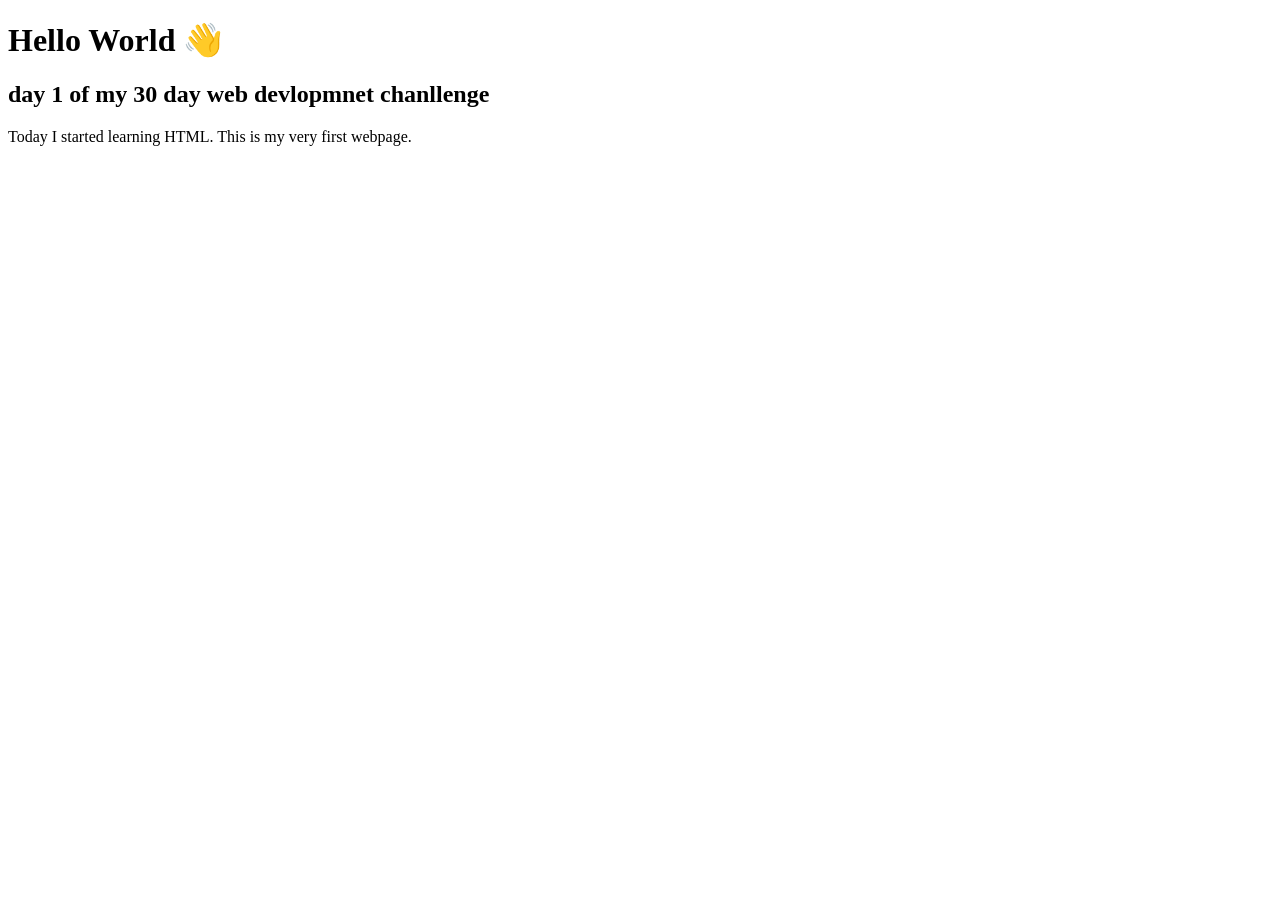
<file: DAY 1/index.html>
<!doctype html>
<html>
  <head>
    <title>Day 1 Challenge</title>
  </head>
  <body>
    <h1>Hello World 👋</h1>

    <h2>day 1 of my 30 day web devlopmnet chanllenge</h2>

    <p>Today I started learning HTML. This is my very first webpage.</p>
  </body>
</html>
</file>
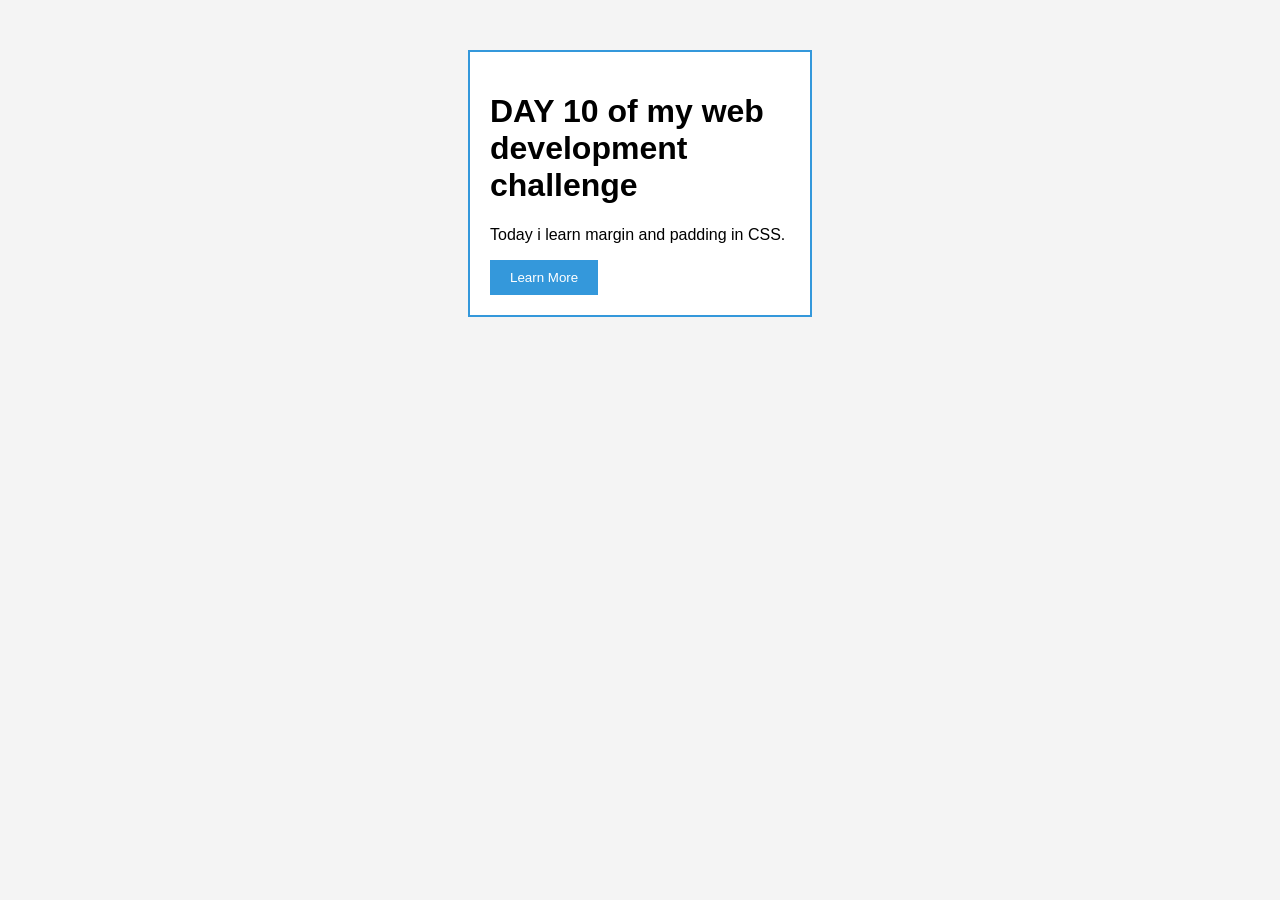
<file: DAY 10/index.html>
<!doctype html>
<html lang="en">
  <head>
    <meta charset="UTF-8" />
    <meta name="viewport" content="width=device-width, initial-scale=1.0" />
    <title>DAY 10 margin & padding</title>
    <link rel="stylesheet" href="style.css" />
  </head>
  <body>
    <div class="card">
      <h1>DAY 10 of my web development challenge</h1>
      <p>Today i learn margin and padding in CSS.</p>
      <button>Learn More</button>
    </div>
    <p></p>
  </body>
</html>
</file>
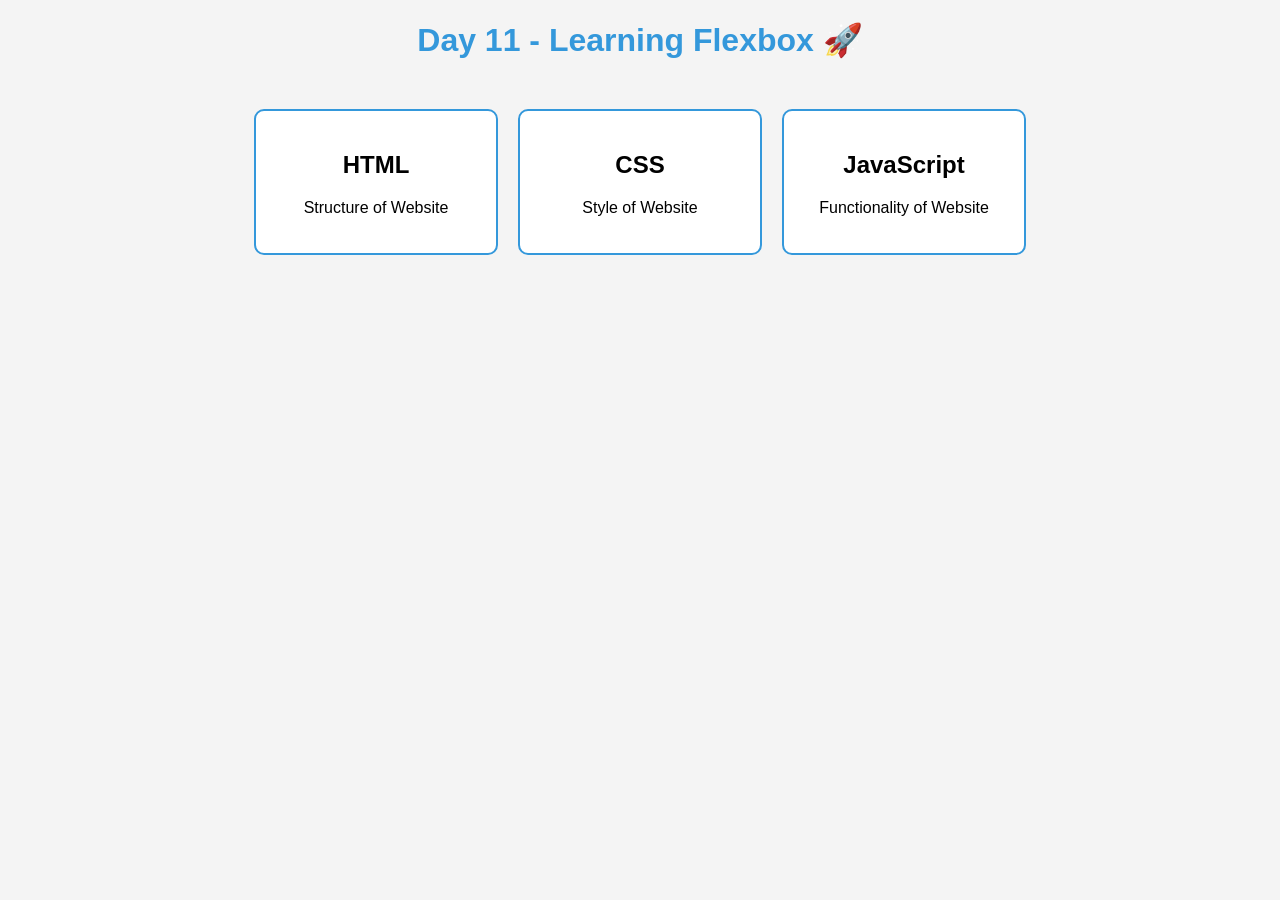
<file: DAY 11/index.html>
<!doctype html>
<html lang="en">
  <head>
    <meta charset="UTF-8" />
    <meta name="viewport" content="width=device-width, initial-scale=1.0" />
    <title>Day 11 Learning Flexbox</title>
    <link rel="stylesheet" href="style.css" />
  </head>
  <body>
    <h1>Day 11 - Learning Flexbox 🚀</h1>

    <div class="container">
      <div class="card">
        <h2>HTML</h2>
        <p>Structure of Website</p>
      </div>

      <div class="card">
        <h2>CSS</h2>
        <p>Style of Website</p>
      </div>

      <div class="card">
        <h2>JavaScript</h2>
        <p>Functionality of Website</p>
      </div>
    </div>
  </body>
</html>
</file>
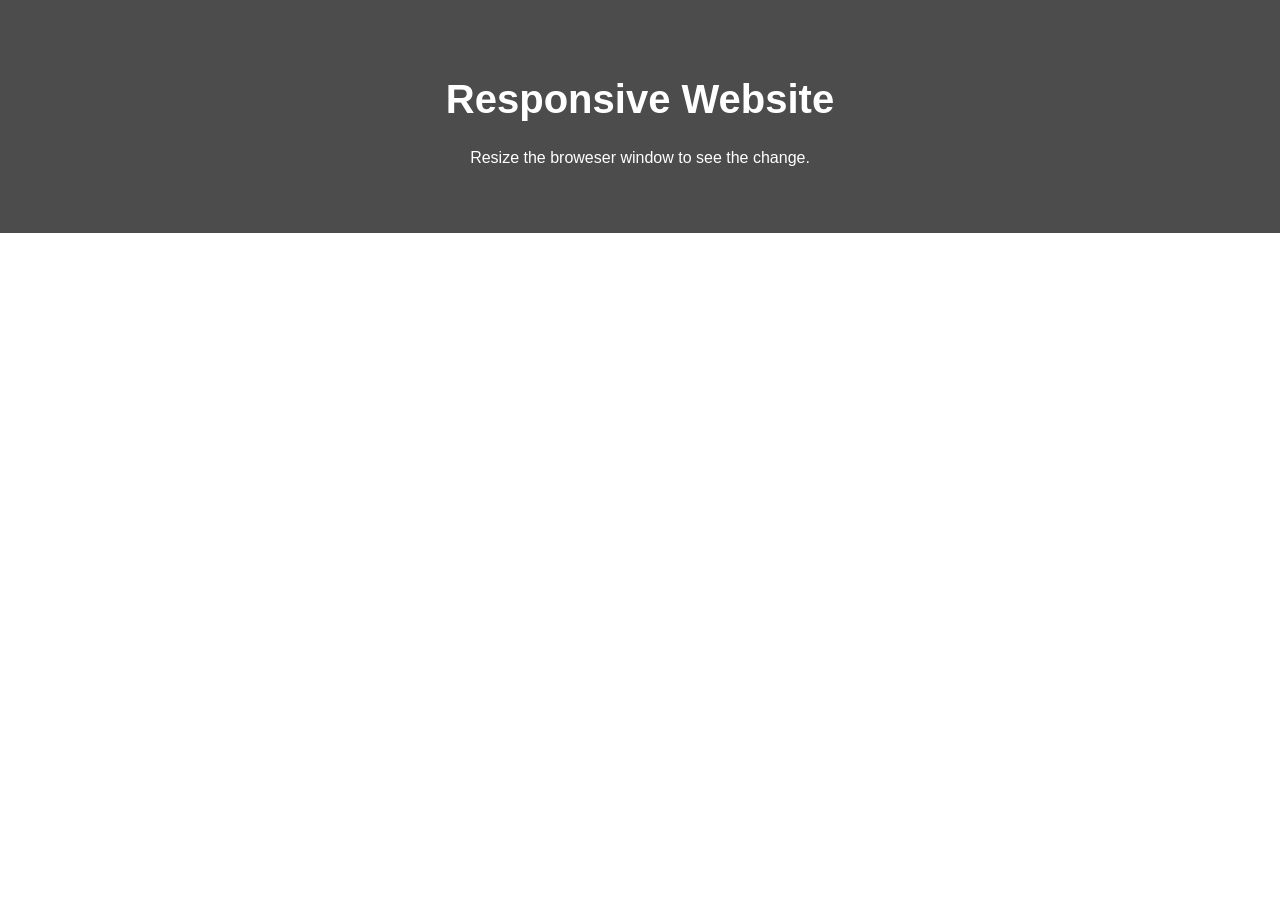
<file: DAY 12/index.html>
<!doctype html>
<html lang="en">
  <head>
    <meta charset="UTF-8" />
    <meta name="viewport" content="width=device-width, initial-scale=1.0" />
    <title>DAY 12 Media Quary</title>
    <link rel="stylesheet" href="style.css" />
  </head>
  <body>
    <div class="container">
      <h1>Responsive Website</h1>
      <p>Resize the broweser window to see the change.</p>
    </div>
  </body>
</html>
</file>
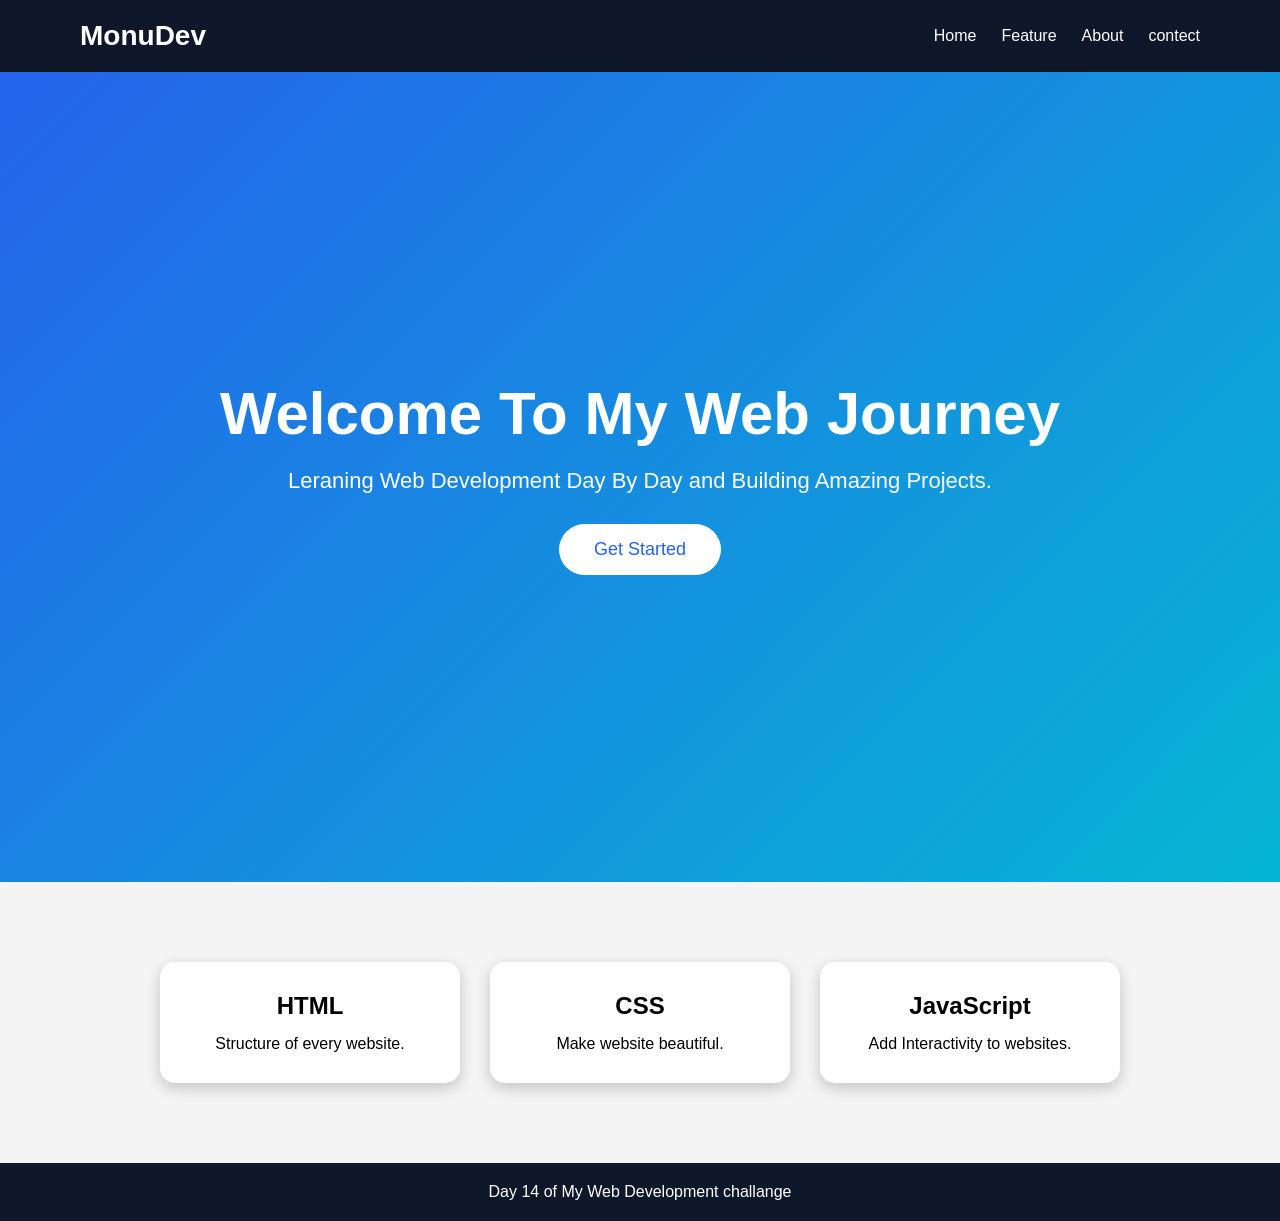
<file: DAY 14/index.html>
<!doctype html>
<html lang="en">
  <head>
    <meta charset="UTF-8" />
    <meta name="viewport" content="width=device-width, initial-scale=1.0" />
    <title>DAY 14 Landing Page</title>
    <link rel="stylesheet" href="style.css" />
  </head>
  <body>
    <nav>
      <div class="logo">MonuDev</div>
      <ul>
        <li><a href="#">Home</a></li>
        <li><a href="#">Feature</a></li>
        <li><a href="#">About</a></li>
        <li><a href="#">contect</a></li>
      </ul>
    </nav>
    <section class="hero">
      <h1>Welcome To My Web Journey</h1>
      <p>Leraning Web Development Day By Day and Building Amazing Projects.</p>
      <button class="btn">Get Started</button>
    </section>
    <section class="features">
      <div class="card">
        <h2>HTML</h2>
        <p>Structure of every website.</p>
      </div>
      <div class="card">
        <h2>CSS</h2>
        <p>Make website beautiful.</p>
      </div>
      <div class="card">
        <h2>JavaScript</h2>
        <p>Add Interactivity to websites.</p>
      </div>
    </section>
    <footer><p>Day 14 of My Web Development challange</p></footer>
  </body>
</html>
</file>
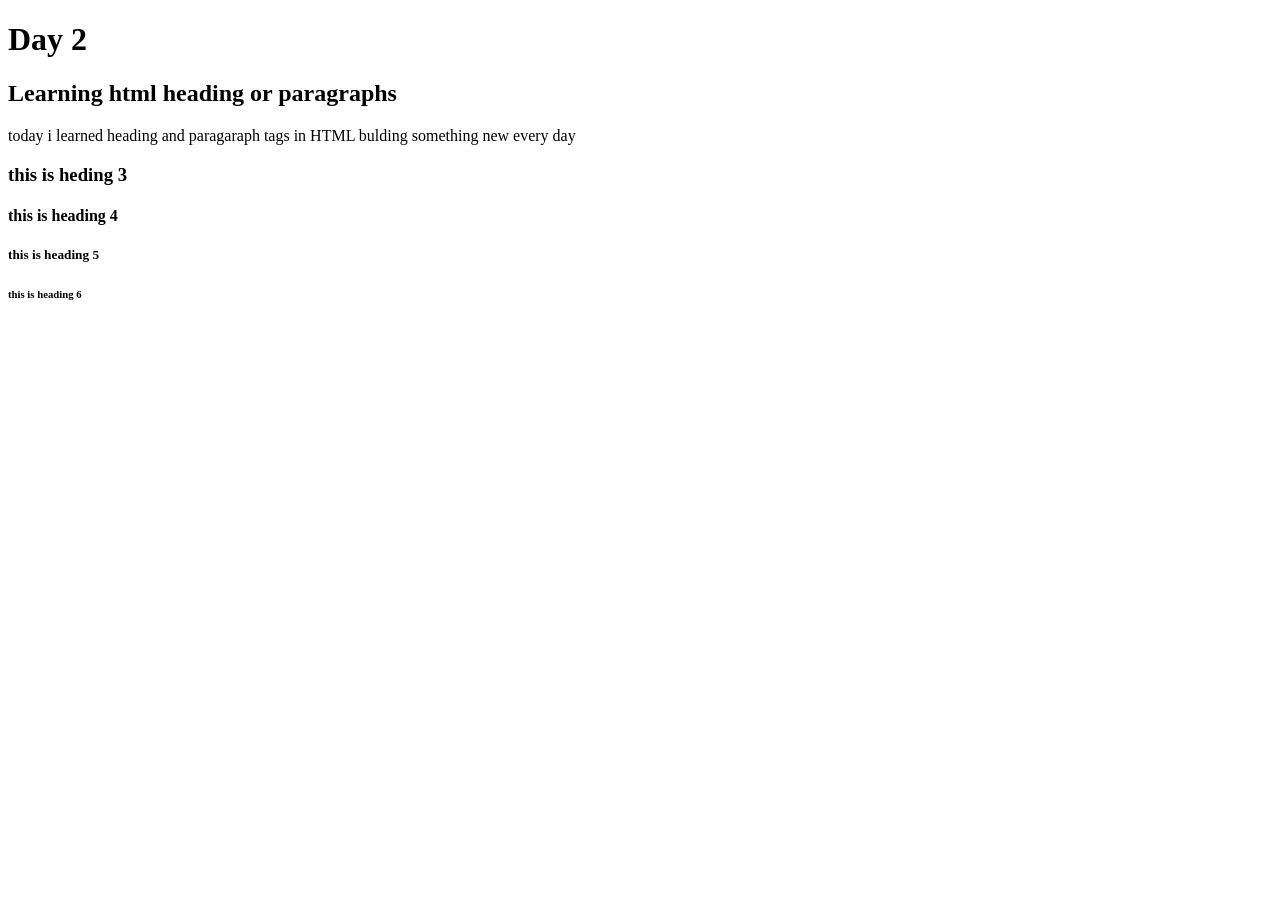
<file: DAY 2/index.html>
<!doctype html>
<html lang="en">
  <head>
    <meta charset="UTF-8" />
    <meta name="viewport" content="width=device-width, initial-scale=1.0" />
    <title>day 2</title>
  </head>
  <body>
    <h1>Day 2</h1>
    <h2>Learning html heading or paragraphs</h2>
    <p>
      today i learned heading and paragaraph tags in HTML bulding something new
      every day
    </p>
    <h3>this is heding 3</h3>
    <h4>this is heading 4</h4>
    <h5>this is heading 5</h5>
    <h6>this is heading 6</h6>
  </body>
</html>
</file>
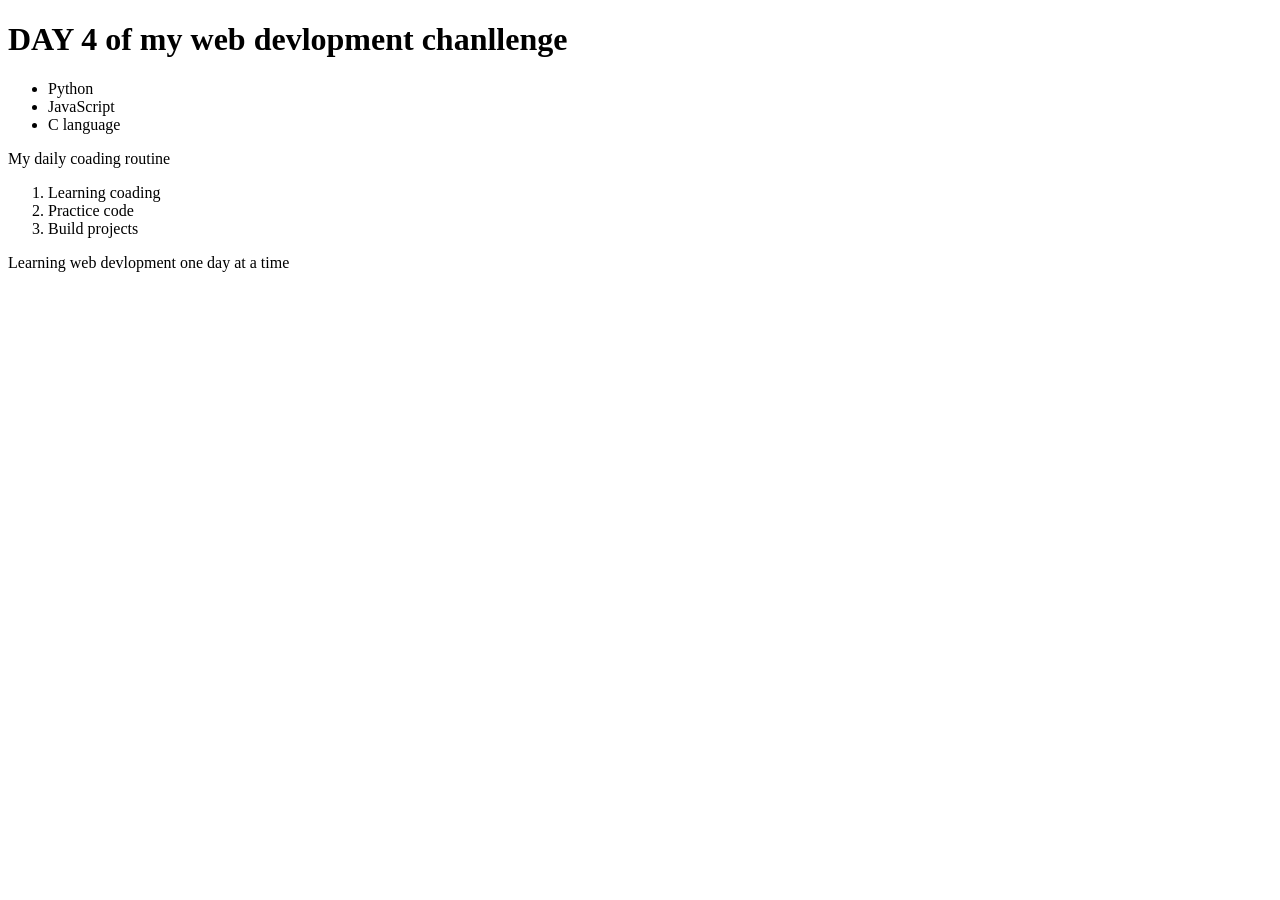
<file: DAY 4/index.html>
<!doctype html>
<html lang="en">
  <head>
    <meta charset="UTF-8" />
    <meta name="viewport" content="width=device-width, initial-scale=1.0" />
    <title>DAY 4 HTML lists</title>
  </head>
  <body>
    <h1>DAY 4 of my web devlopment chanllenge</h1>
    <ul>
      <li>Python</li>
      <li>JavaScript</li>
      <li>C language</li>
    </ul>
    <p>My daily coading routine</p>
    <ol>
      <li>Learning coading</li>
      <li>Practice code</li>
      <li>Build projects</li>
    </ol>
    <p>Learning web devlopment one day at a time</p>
  </body>
</html>
</file>
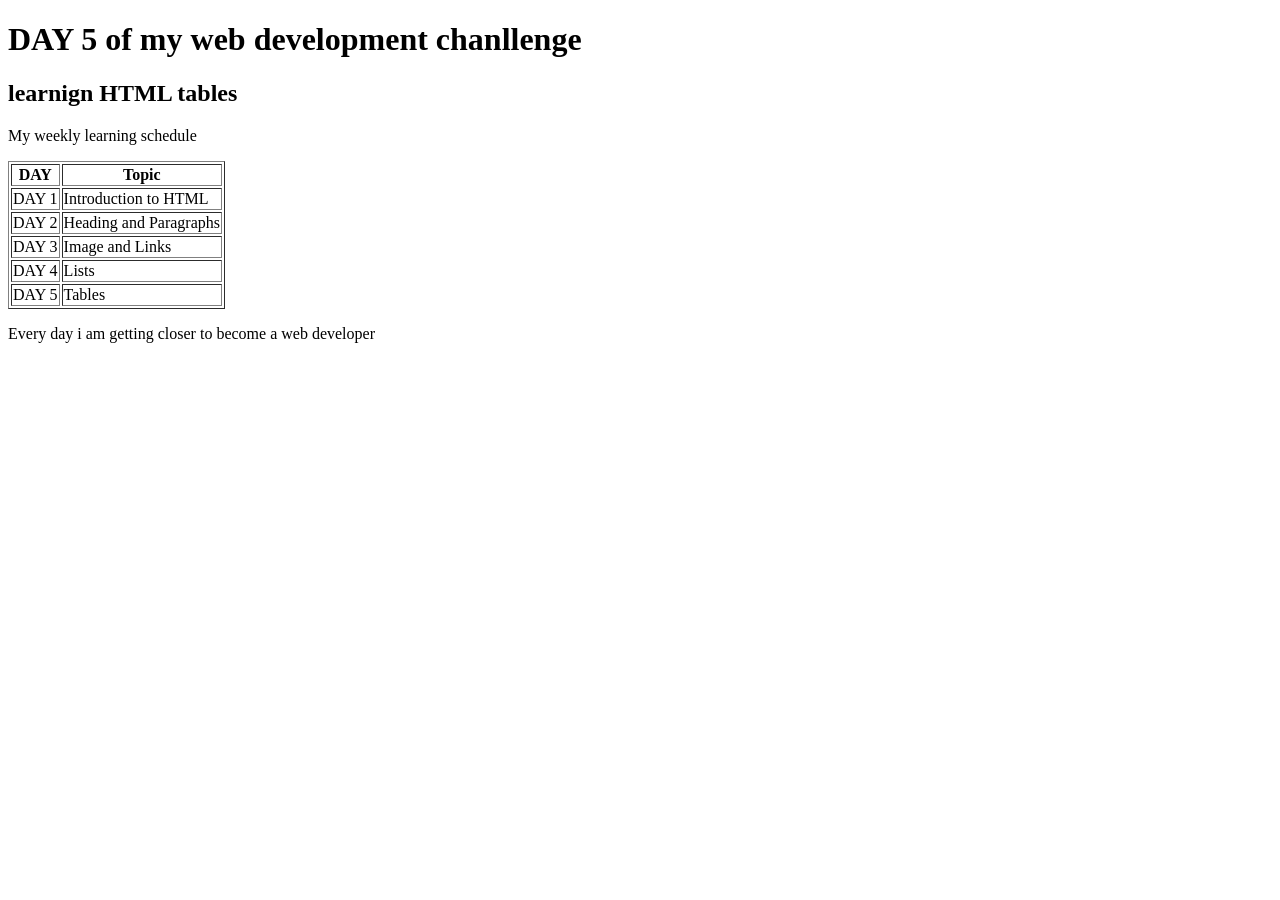
<file: DAY 5/index.html>
<!doctype html>
<html lang="en">
  <head>
    <meta charset="UTF-8" />
    <meta name="viewport" content="width=device-width, initial-scale=1.0" />
    <title>DAY 5 HTML tables</title>
  </head>
  <body>
    <h1>DAY 5 of my web development chanllenge</h1>
    <h2>learnign HTML tables</h2>
    <p>My weekly learning schedule</p>
    <table border="1">
      <tr>
        <th>DAY</th>
        <th>Topic</th>
      </tr>
      <tr>
        <td>DAY 1</td>
        <td>Introduction to HTML</td>
      </tr>
      <tr>
        <td>DAY 2</td>
        <td>Heading and Paragraphs</td>
      </tr>
      <tr>
        <td>DAY 3</td>
        <td>Image and Links</td>
      </tr>
      <tr>
        <td>DAY 4</td>
        <td>Lists</td>
      </tr>
      <tr>
        <td>DAY 5</td>
        <td>Tables</td>
      </tr>
    </table>
    <p>Every day i am getting closer to become a web developer</p>
  </body>
</html>
</file>
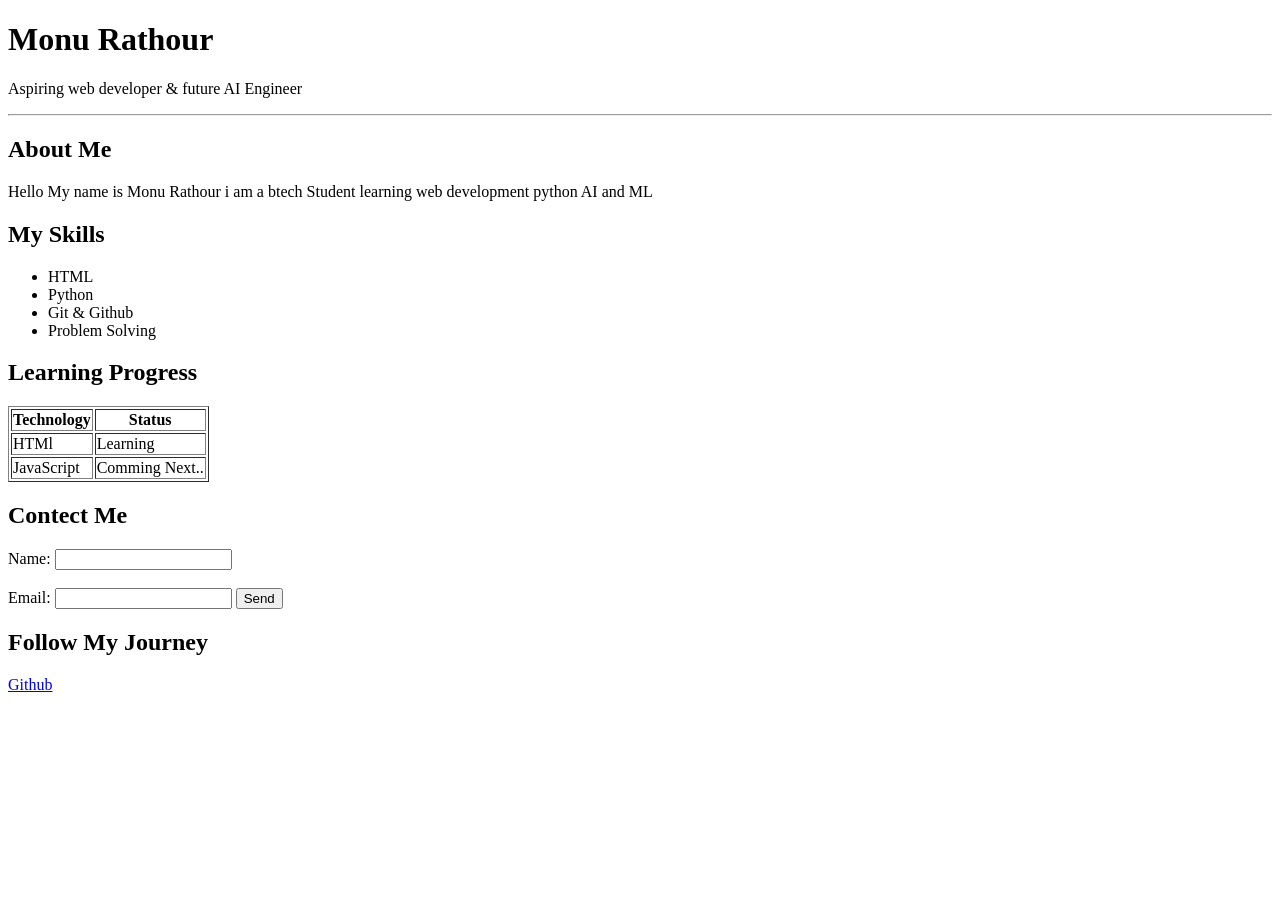
<file: DAY 7/index.html>
<!doctype html>
<html lang="en">
  <head>
    <meta charset="UTF-8" />
    <meta name="viewport" content="width=device-width, initial-scale=1.0" />
    <title>My Portfolio</title>
  </head>
  <body>
    <h1>Monu Rathour</h1>
    <p>Aspiring web developer & future AI Engineer</p>
    <hr />
    <h2>About Me</h2>
    <p>
      Hello My name is Monu Rathour i am a btech Student learning web
      development python AI and ML
    </p>
    <h2>My Skills</h2>
    <ul>
      <li>HTML</li>
      <li>Python</li>
      <li>Git & Github</li>
      <li>Problem Solving</li>
    </ul>
    <h2>Learning Progress</h2>
    <table border="1">
      <tr>
        <th>Technology</th>
        <th>Status</th>
      </tr>
      <tr>
        <td>HTMl</td>
        <td>Learning</td>
      </tr>
      <tr>
        <td>JavaScript</td>
        <td>Comming Next..</td>
      </tr>
    </table>
    <h2>Contect Me</h2>
    <form>
      <label>Name:</label>
      <input type="text" />
      <br /><br />
      <label>Email:</label>
      <input type="email" />
      <input type="submit" value="Send" />
    </form>
    <h2>Follow My Journey</h2>
    <a href="https://github.com/rathourmonu274" target="_blank">Github</a>
  </body>
</html>
</file>
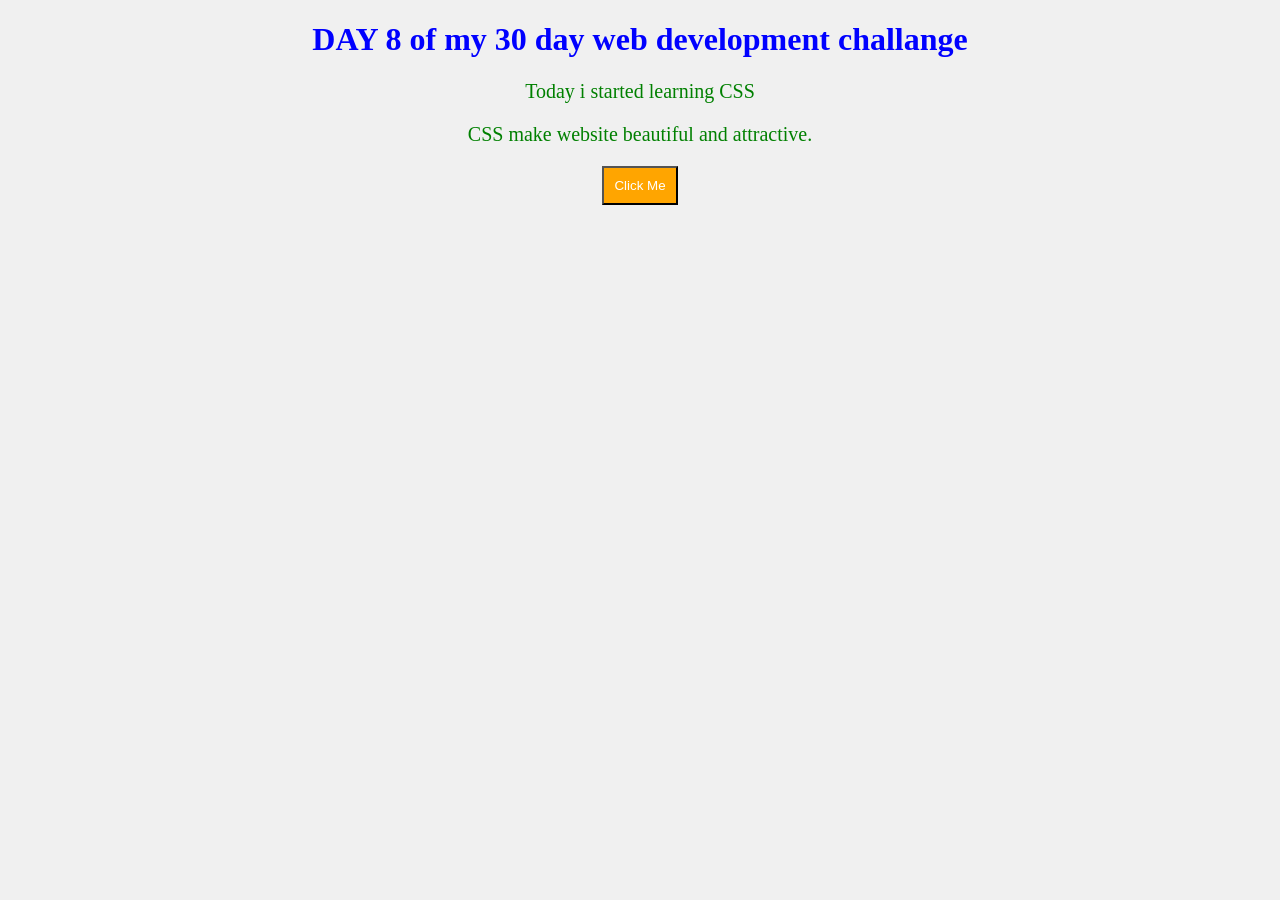
<file: DAY 8/index.html>
<!doctype html>
<html lang="en">
  <head>
    <meta charset="UTF-8" />
    <meta name="viewport" content="width=device-width, initial-scale=1.0" />
    <title>DAY 8 - Introduction of CSS</title>
    <style>
      body {
        background-color: #f0f0f0;
        text-align: center;
      }
      h1 {
        color: blue;
      }
      p {
        color: green;
        font-size: 20px;
      }
      button {
        background-color: orange;
        color: white;
        padding: 10px;
      }
    </style>
  </head>

  <body>
    <h1>DAY 8 of my 30 day web development challange</h1>
    <p>Today i started learning CSS</p>
    <p>CSS make website beautiful and attractive.</p>
    <button>Click Me</button>
  </body>
</html>
</file>
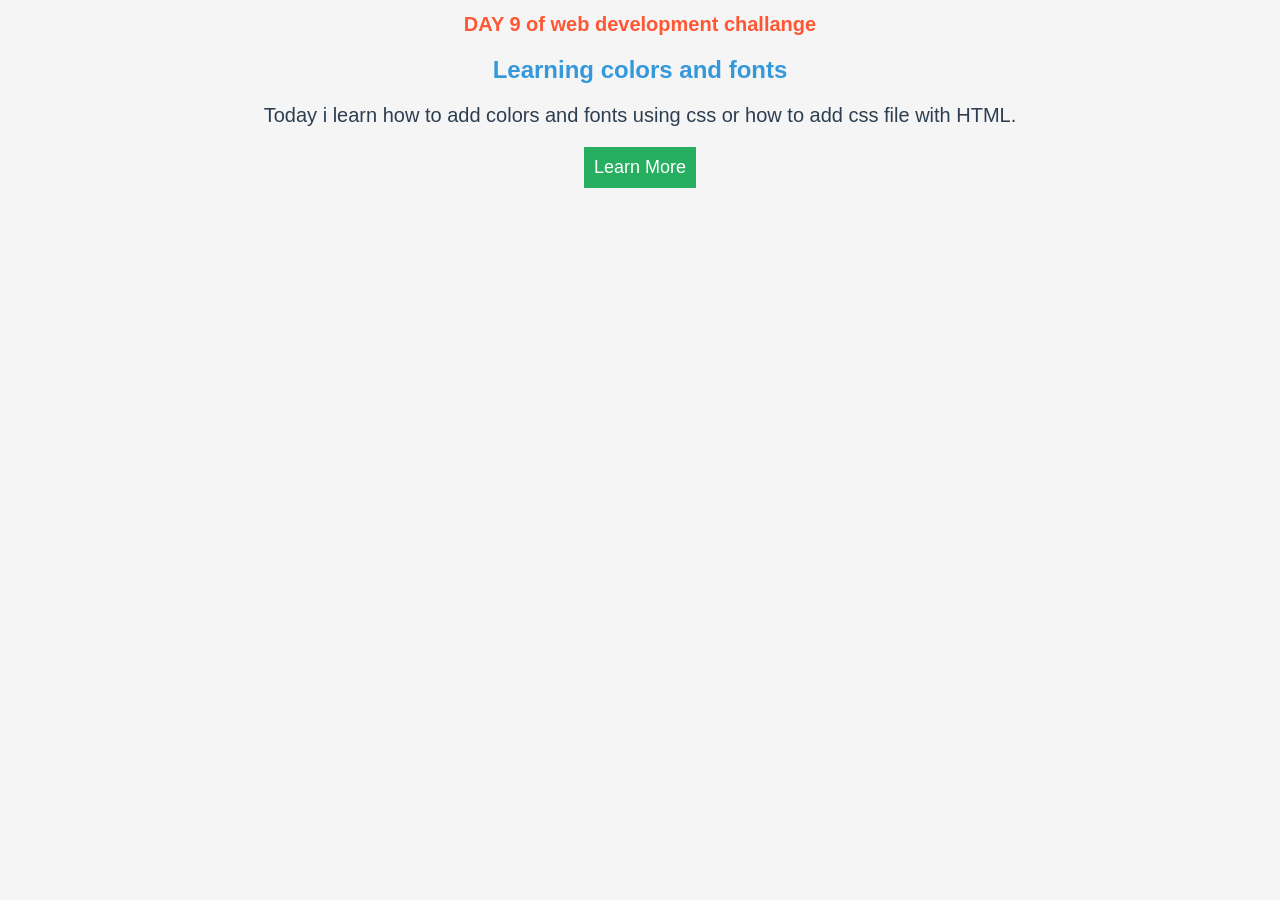
<file: DAY 9/index.html>
<!doctype html>
<html lang="en">
  <head>
    <meta charset="UTF-8" />
    <meta name="viewport" content="width=device-width, initial-scale=1.0" />
    <title>DAY 9 colors and fonts</title>
    <link rel="stylesheet" href="style.css" />
  </head>
  <body>
    <h1>DAY 9 of web development challange</h1>
    <h2>Learning colors and fonts</h2>
    <p>
      Today i learn how to add colors and fonts using css or how to add css file
      with HTML.
    </p>
    <button>Learn More</button>
  </body>
</html>
</file>
<file: DAY 10/style.css>
body {
  background-color: #f4f4f4;
  font-family: Arial, sans-serif;
}
.card {
  background-color: white;
  width: 300px;
  padding: 20px;
  margin: 50px auto;
  border: 2px solid #3498db;
  align-items: center;
}
h1 {
  columns: #3498db;
}
button {
  background-color: #3498db;
  color: white;
  padding: 10px 20px;
  border: none;
}
</file>
<file: DAY 11/style.css>
body {
  font-family: Arial, sans-serif;
  background-color: #f4f4f4;
}

h1 {
  text-align: center;
  color: #3498db;
}

.container {
  display: flex;
  justify-content: center;
  gap: 20px;
  margin-top: 50px;
}

.card {
  background-color: white;
  padding: 20px;
  width: 200px;
  text-align: center;
  border: 2px solid #3498db;
  border-radius: 10px;
}
</file>
<file: DAY 12/style.css>
body {
  margin: 0;
  font-family: Arial, Helvetica, sans-serif;
}
.container {
  background-color: #4c4c4c;
  color: white;
  text-align: center;
  padding: 50px;
}
h1 {
  font-size: 40px;
}

@media (max-width: 768px) {
  .container {
    background-color: #2196f3;
  }
  h1 {
    font-size: 30px;
  }
}

@media (max-width: 480px) {
  .container {
    background-color: #ff5722;
  }
  h1 {
    font-size: 24px;
  }
}
</file>
<file: DAY 14/style.css>
* {
  margin: 0;
  padding: 0;
  box-sizing: border-box;
  font-family: Arial, sans-serif;
}

body {
  background: #f4f4f4;
}

/* Navbar */

nav {
  display: flex;
  justify-content: space-between;
  align-items: center;
  padding: 20px 80px;
  background: #0f172a;
}

.logo {
  color: white;
  font-size: 28px;
  font-weight: bold;
}

nav ul {
  display: flex;
  list-style: none;
  gap: 25px;
}

nav ul li a {
  color: white;
  text-decoration: none;
}

nav ul li a:hover {
  color: #38bdf8;
}

/* Hero Section */

.hero {
  height: 90vh;
  display: flex;
  justify-content: center;
  align-items: center;
  text-align: center;
  flex-direction: column;
  background: linear-gradient(135deg, #2563eb, #06b6d4);
  color: white;
}

.hero h1 {
  font-size: 60px;
  margin-bottom: 20px;
}

.hero p {
  font-size: 22px;
  width: 70%;
  margin-bottom: 30px;
}

.btn {
  background: white;
  color: #2563eb;
  padding: 15px 35px;
  border: none;
  border-radius: 50px;
  font-size: 18px;
  cursor: pointer;
  transition: 0.4s;
}

.btn:hover {
  transform: scale(1.1);
}

/* Features */

.features {
  display: flex;
  justify-content: center;
  gap: 30px;
  padding: 80px 40px;
  flex-wrap: wrap;
}

.card {
  background: white;
  width: 300px;
  padding: 30px;
  text-align: center;
  border-radius: 15px;
  box-shadow: 0px 5px 15px rgba(0, 0, 0, 0.2);
  transition: 0.4s;
}

.card:hover {
  transform: translateY(-15px);
}

.card h2 {
  margin-bottom: 15px;
}

/* Footer */

footer {
  background: #0f172a;
  color: white;
  text-align: center;
  padding: 20px;
}

/* Media Query */

@media (max-width: 768px) {
  .hero h1 {
    font-size: 40px;
  }

  .hero p {
    width: 90%;
    font-size: 18px;
  }

  nav {
    flex-direction: column;
    gap: 15px;
  }
}
</file>
<file: DAY 9/style.css>
body {
  background-color: #f5f5f5;
  text-align: center;
  font-family: Arial, sans-serif;
}
h1 {
  color: #ff5733;
  font-size: 20px;
}
h2 {
  color: #3498db;
}
p {
  color: #2c3e50;
  font-size: 20px;
}
button {
  background-color: #27ae60;
  color: white;
  font-size: 18px;
  padding: 10px 10px;
  border: none;
}
</file>
